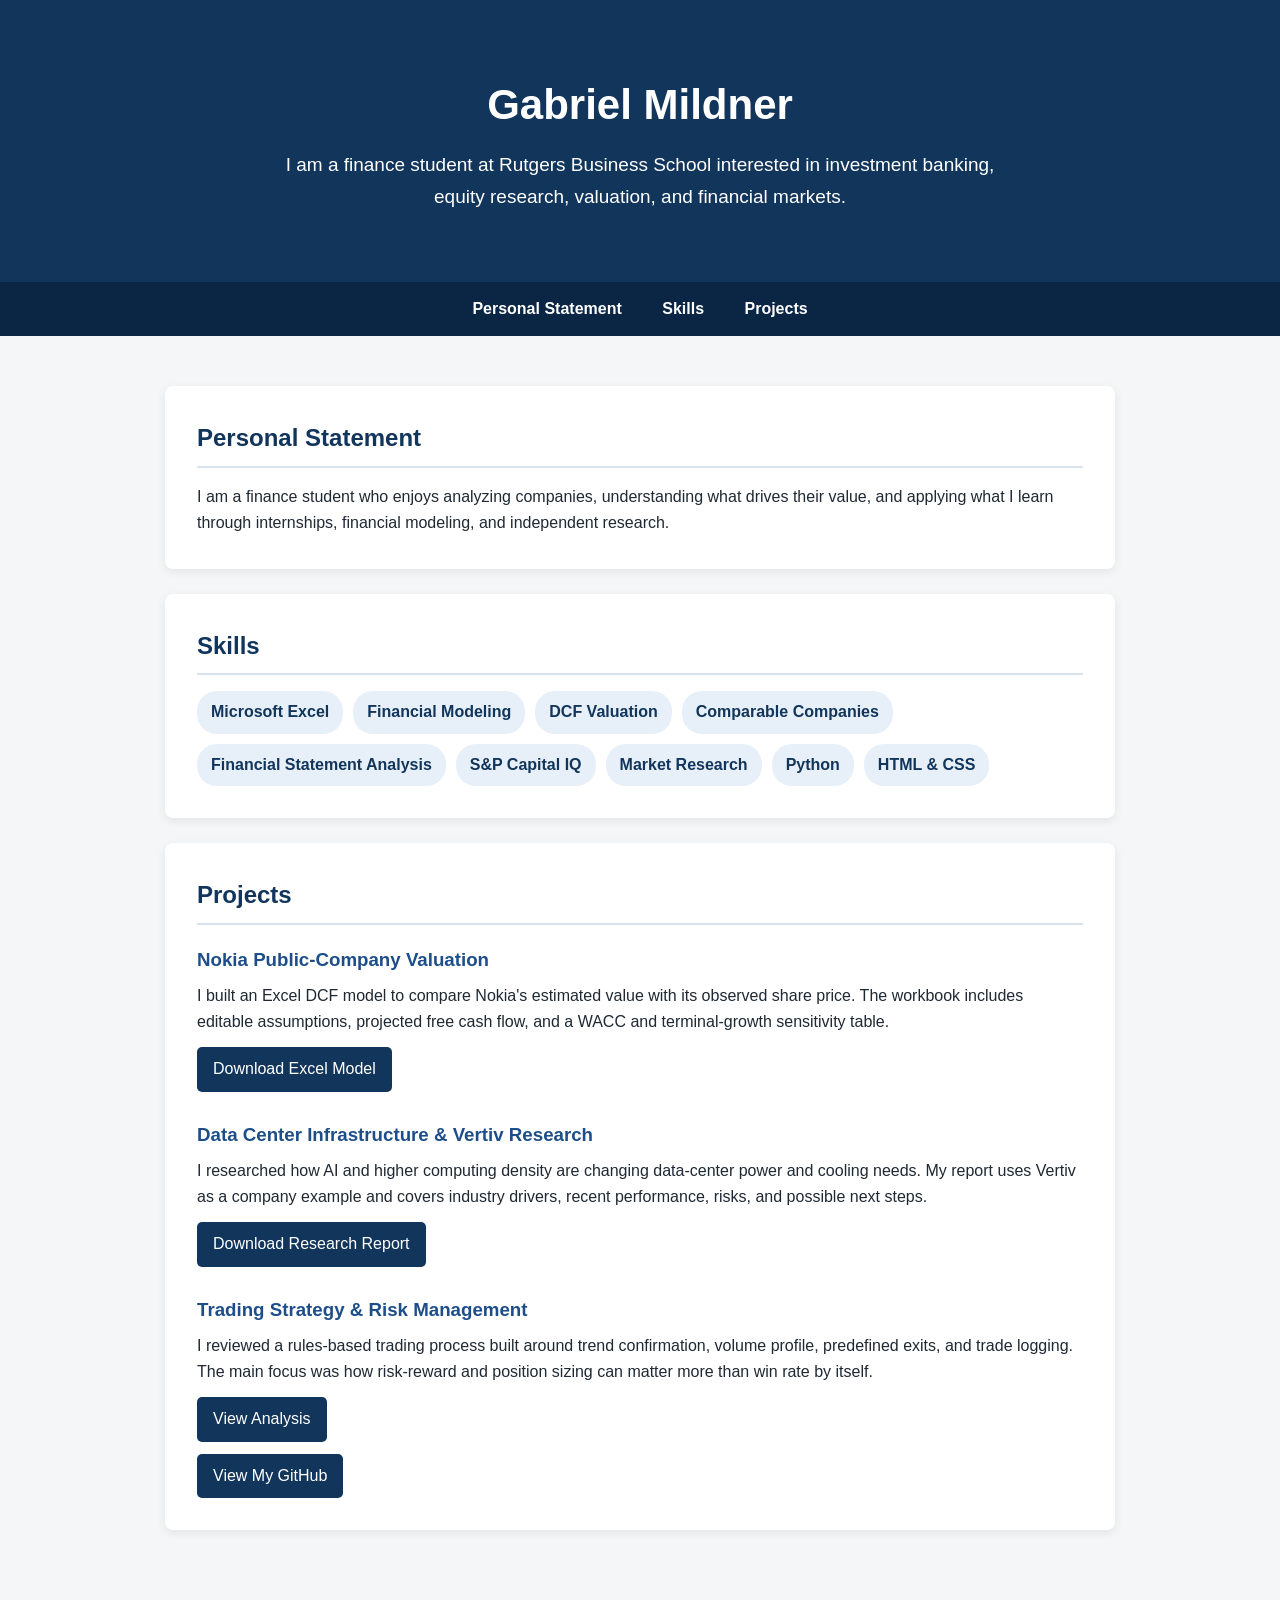
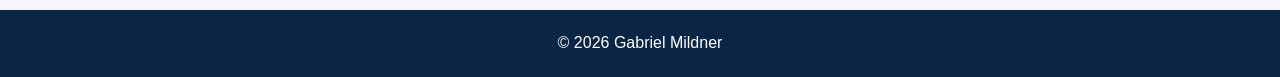
<file: index.html>
<!DOCTYPE html>
<html lang="en">
<head>
  <meta charset="UTF-8">
  <meta name="viewport" content="width=device-width, initial-scale=1.0">
  <title>Gabriel Mildner | Portfolio</title>
  <link rel="stylesheet" href="style.css">
</head>
<body>
  <header>
    <h1>Gabriel Mildner</h1>
    <p>I am a finance student at Rutgers Business School interested in investment banking, equity research, valuation, and financial markets.</p>
  </header>

  <nav>
    <a href="#about">Personal Statement</a>
    <a href="#skills">Skills</a>
    <a href="#projects">Projects</a>
  </nav>

  <main>
    <section id="about">
      <h2>Personal Statement</h2>
      <p>I am a finance student who enjoys analyzing companies, understanding what drives their value, and applying what I learn through internships, financial modeling, and independent research.</p>
    </section>

    <section id="skills">
      <h2>Skills</h2>
      <div class="skills">
        <span class="skill">Microsoft Excel</span>
        <span class="skill">Financial Modeling</span>
        <span class="skill">DCF Valuation</span>
        <span class="skill">Comparable Companies</span>
        <span class="skill">Financial Statement Analysis</span>
        <span class="skill">S&amp;P Capital IQ</span>
        <span class="skill">Market Research</span>
        <span class="skill">Python</span>
        <span class="skill">HTML &amp; CSS</span>
      </div>
    </section>

    <section id="projects">
      <h2>Projects</h2>

      <div class="project">
        <h3>Nokia Public-Company Valuation</h3>
        <p>I built an Excel DCF model to compare Nokia's estimated value with its observed share price. The workbook includes editable assumptions, projected free cash flow, and a WACC and terminal-growth sensitivity table.</p>
        <a class="button" href="Nokia_DCF_Valuation.xlsx" download>Download Excel Model</a>
      </div>

      <div class="project">
        <h3>Data Center Infrastructure &amp; Vertiv Research</h3>
        <p>I researched how AI and higher computing density are changing data-center power and cooling needs. My report uses Vertiv as a company example and covers industry drivers, recent performance, risks, and possible next steps.</p>
        <a class="button" href="Data_Center_Infrastructure_Vertiv_Research.docx" download>Download Research Report</a>
      </div>

      <div class="project">
        <h3>Trading Strategy &amp; Risk Management</h3>
        <p>I reviewed a rules-based trading process built around trend confirmation, volume profile, predefined exits, and trade logging. The main focus was how risk-reward and position sizing can matter more than win rate by itself.</p>
        <a class="button" href="trading-risk-analysis.html">View Analysis</a>
      </div>

      <a class="button" href="https://github.com/gmildner" target="_blank" rel="noopener">View My GitHub</a>
    </section>
  </main>

  <footer>
    <p>&copy; 2026 Gabriel Mildner</p>
  </footer>
</body>
</html>
</file>
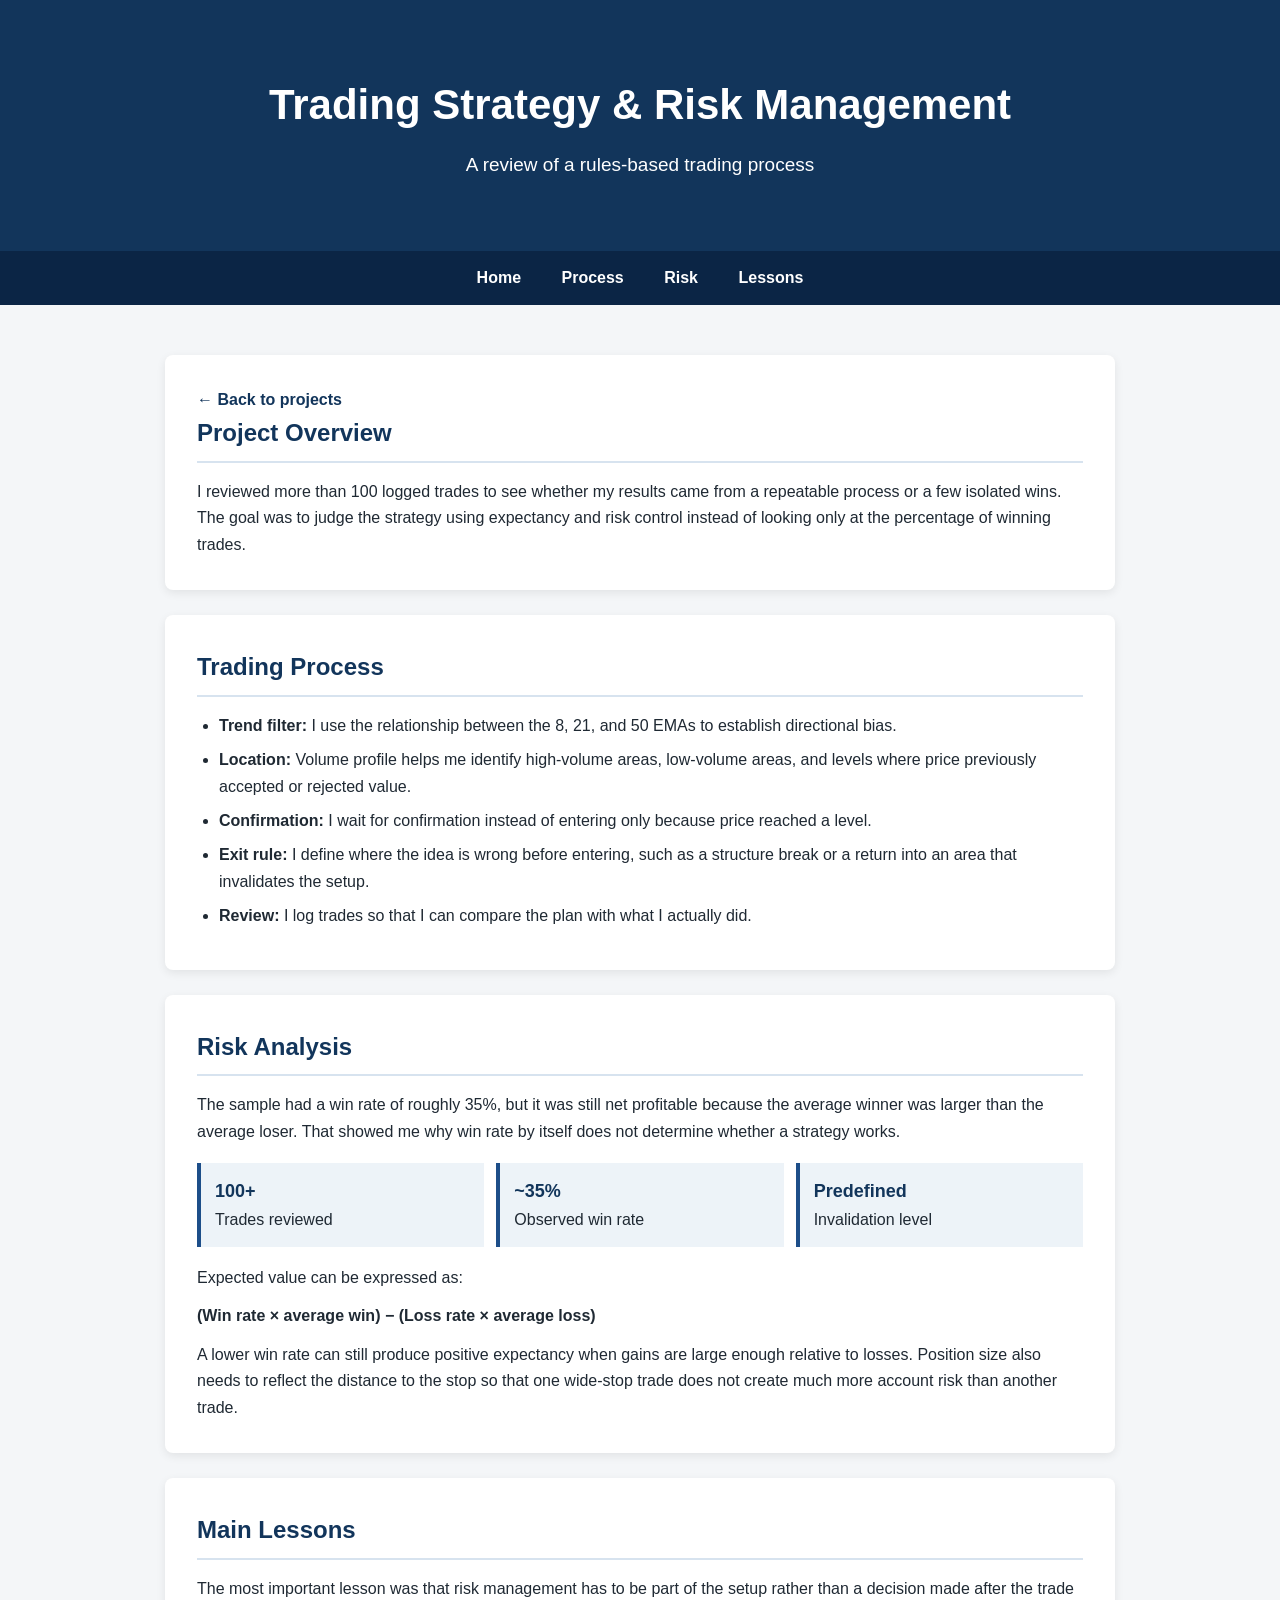
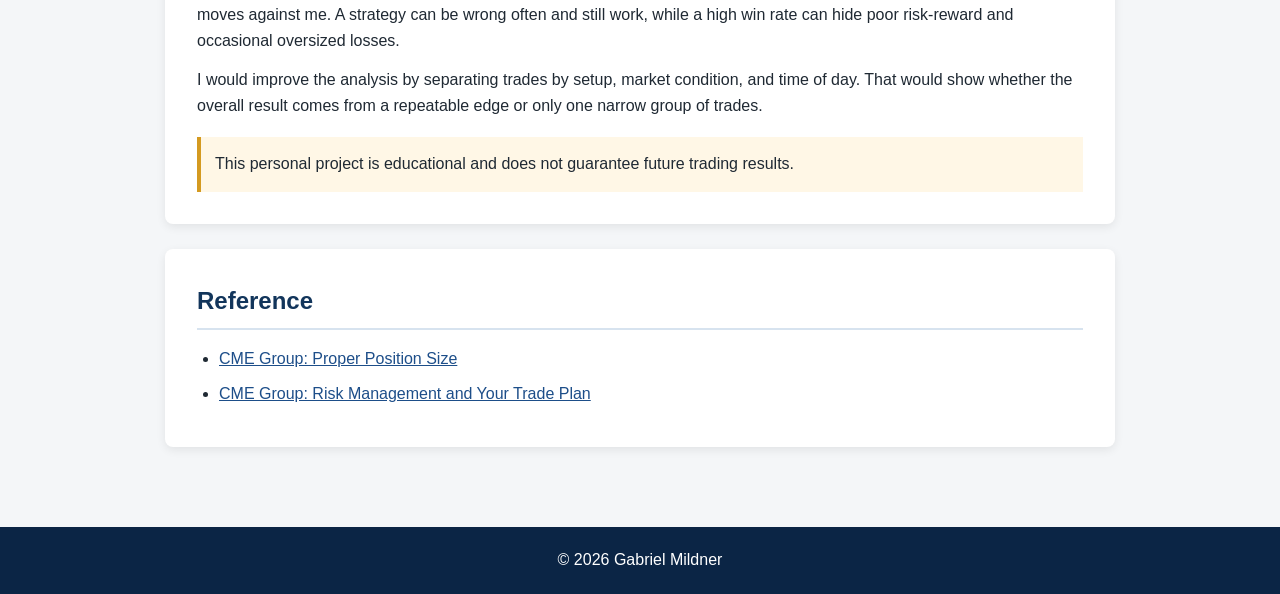
<file: trading-risk-analysis.html>
<!DOCTYPE html>
<html lang="en">
<head>
  <meta charset="UTF-8">
  <meta name="viewport" content="width=device-width, initial-scale=1.0">
  <title>Trading Risk Analysis | Gabriel Mildner</title>
  <link rel="stylesheet" href="style.css">
</head>
<body>
  <header>
    <h1>Trading Strategy &amp; Risk Management</h1>
    <p>A review of a rules-based trading process</p>
  </header>

  <nav>
    <a href="index.html">Home</a>
    <a href="#process">Process</a>
    <a href="#risk">Risk</a>
    <a href="#lessons">Lessons</a>
  </nav>

  <main>
    <section>
      <a class="back-link" href="index.html#projects">&larr; Back to projects</a>
      <h2>Project Overview</h2>
      <p>I reviewed more than 100 logged trades to see whether my results came from a repeatable process or a few isolated wins. The goal was to judge the strategy using expectancy and risk control instead of looking only at the percentage of winning trades.</p>
    </section>

    <section id="process">
      <h2>Trading Process</h2>
      <ul>
        <li><strong>Trend filter:</strong> I use the relationship between the 8, 21, and 50 EMAs to establish directional bias.</li>
        <li><strong>Location:</strong> Volume profile helps me identify high-volume areas, low-volume areas, and levels where price previously accepted or rejected value.</li>
        <li><strong>Confirmation:</strong> I wait for confirmation instead of entering only because price reached a level.</li>
        <li><strong>Exit rule:</strong> I define where the idea is wrong before entering, such as a structure break or a return into an area that invalidates the setup.</li>
        <li><strong>Review:</strong> I log trades so that I can compare the plan with what I actually did.</li>
      </ul>
    </section>

    <section id="risk">
      <h2>Risk Analysis</h2>
      <p>The sample had a win rate of roughly 35%, but it was still net profitable because the average winner was larger than the average loser. That showed me why win rate by itself does not determine whether a strategy works.</p>

      <div class="summary-grid">
        <div class="metric"><strong>100+</strong>Trades reviewed</div>
        <div class="metric"><strong>~35%</strong>Observed win rate</div>
        <div class="metric"><strong>Predefined</strong>Invalidation level</div>
      </div>

      <p>Expected value can be expressed as:</p>
      <p><strong>(Win rate × average win) − (Loss rate × average loss)</strong></p>
      <p>A lower win rate can still produce positive expectancy when gains are large enough relative to losses. Position size also needs to reflect the distance to the stop so that one wide-stop trade does not create much more account risk than another trade.</p>
    </section>

    <section id="lessons">
      <h2>Main Lessons</h2>
      <p>The most important lesson was that risk management has to be part of the setup rather than a decision made after the trade moves against me. A strategy can be wrong often and still work, while a high win rate can hide poor risk-reward and occasional oversized losses.</p>
      <p>I would improve the analysis by separating trades by setup, market condition, and time of day. That would show whether the overall result comes from a repeatable edge or only one narrow group of trades.</p>
      <div class="note">This personal project is educational and does not guarantee future trading results.</div>
    </section>

    <section class="sources">
      <h2>Reference</h2>
      <ul>
        <li><a href="https://www.cmegroup.com/education/courses/trade-and-risk-management/proper-position-size" target="_blank" rel="noopener">CME Group: Proper Position Size</a></li>
        <li><a href="https://www.cmegroup.com/education/courses/building-a-trade-plan/risk-management-and-your-trade-plan" target="_blank" rel="noopener">CME Group: Risk Management and Your Trade Plan</a></li>
      </ul>
    </section>
  </main>

  <footer><p>&copy; 2026 Gabriel Mildner</p></footer>
</body>
</html>
</file>
<file: style.css>
* {
  box-sizing: border-box;
  margin: 0;
  padding: 0;
}

html {
  scroll-behavior: smooth;
}

body {
  font-family: Arial, sans-serif;
  background: #f4f6f8;
  color: #1f2933;
  line-height: 1.65;
}

header {
  background: #12355b;
  color: white;
  text-align: center;
  padding: 70px 20px;
}

header h1 {
  font-size: 42px;
  margin-bottom: 10px;
}

header p {
  font-size: 19px;
  max-width: 760px;
  margin: auto;
}

nav {
  background: #0b2545;
  text-align: center;
  padding: 14px;
}

nav a {
  color: white;
  text-decoration: none;
  margin: 0 18px;
  font-weight: bold;
}

nav a:hover {
  color: #b8d8f8;
}

main {
  max-width: 1000px;
  margin: auto;
  padding: 25px;
}

section {
  background: white;
  margin: 25px 0;
  padding: 32px;
  border-radius: 8px;
  box-shadow: 0 3px 10px rgba(0, 0, 0, 0.08);
}

h2 {
  color: #12355b;
  margin-bottom: 16px;
  border-bottom: 2px solid #d7e3ef;
  padding-bottom: 8px;
}

h3 {
  color: #1d4e89;
  margin: 20px 0 7px;
}

p + p {
  margin-top: 12px;
}

.skills {
  display: flex;
  flex-wrap: wrap;
  gap: 10px;
}

.skill {
  background: #e7f0f8;
  color: #12355b;
  padding: 8px 14px;
  border-radius: 20px;
  font-weight: bold;
}

.project {
  margin-bottom: 28px;
}

.project:last-of-type {
  margin-bottom: 0;
}

.button {
  display: inline-block;
  margin-top: 12px;
  background: #12355b;
  color: white;
  padding: 9px 16px;
  border-radius: 5px;
  text-decoration: none;
}

.button:hover {
  background: #1d4e89;
}

.back-link {
  color: #12355b;
  font-weight: bold;
  text-decoration: none;
}

.summary-grid {
  display: grid;
  grid-template-columns: repeat(auto-fit, minmax(190px, 1fr));
  gap: 12px;
  margin: 18px 0;
}

.metric {
  background: #edf3f8;
  border-left: 4px solid #1d4e89;
  padding: 14px;
}

.metric strong {
  display: block;
  color: #12355b;
  font-size: 18px;
}

ul {
  margin: 10px 0 0 22px;
}

li {
  margin-bottom: 8px;
}

.note {
  background: #fff7e6;
  border-left: 4px solid #d49a20;
  padding: 14px;
  margin-top: 18px;
}

.sources a {
  color: #1d4e89;
}

footer {
  background: #0b2545;
  color: white;
  text-align: center;
  padding: 20px;
  margin-top: 30px;
}

@media (max-width: 600px) {
  header h1 {
    font-size: 34px;
  }

  nav a {
    display: inline-block;
    margin: 5px 8px;
  }

  section {
    padding: 24px;
  }
}
</file>
